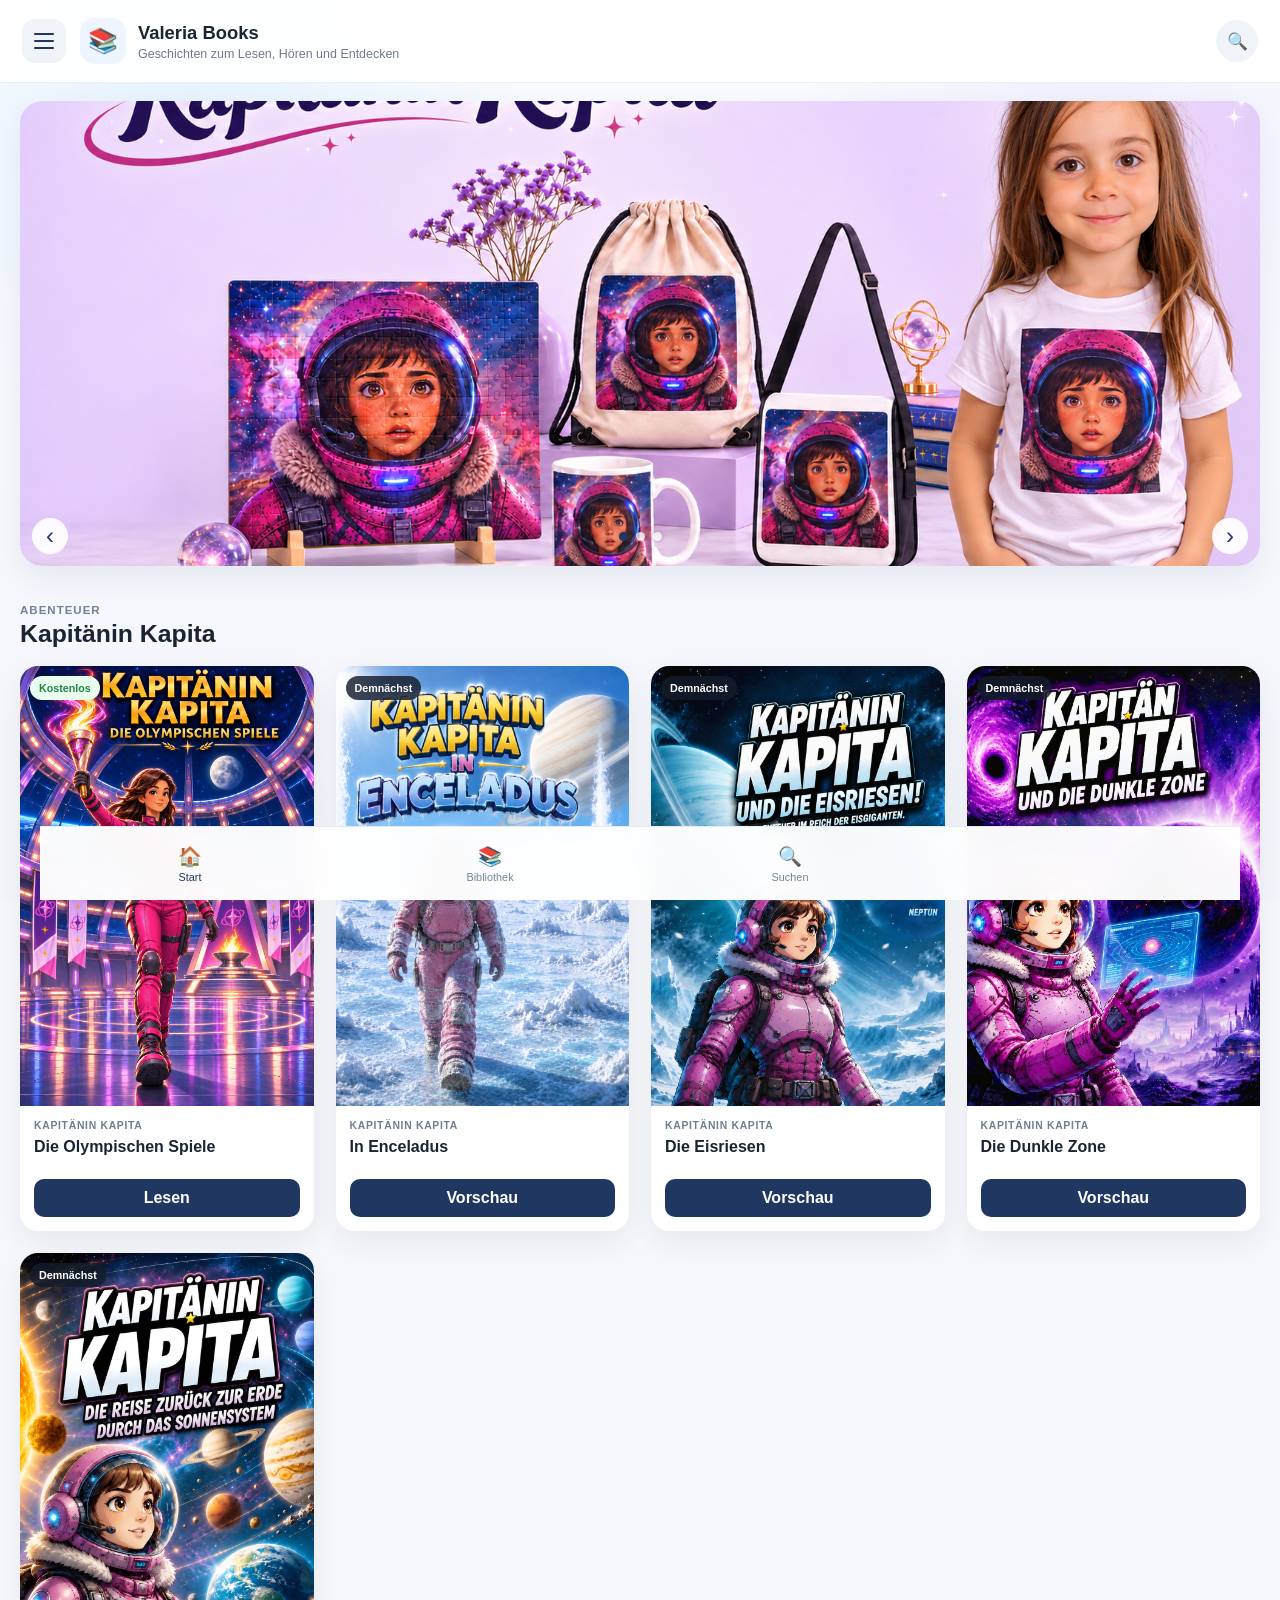
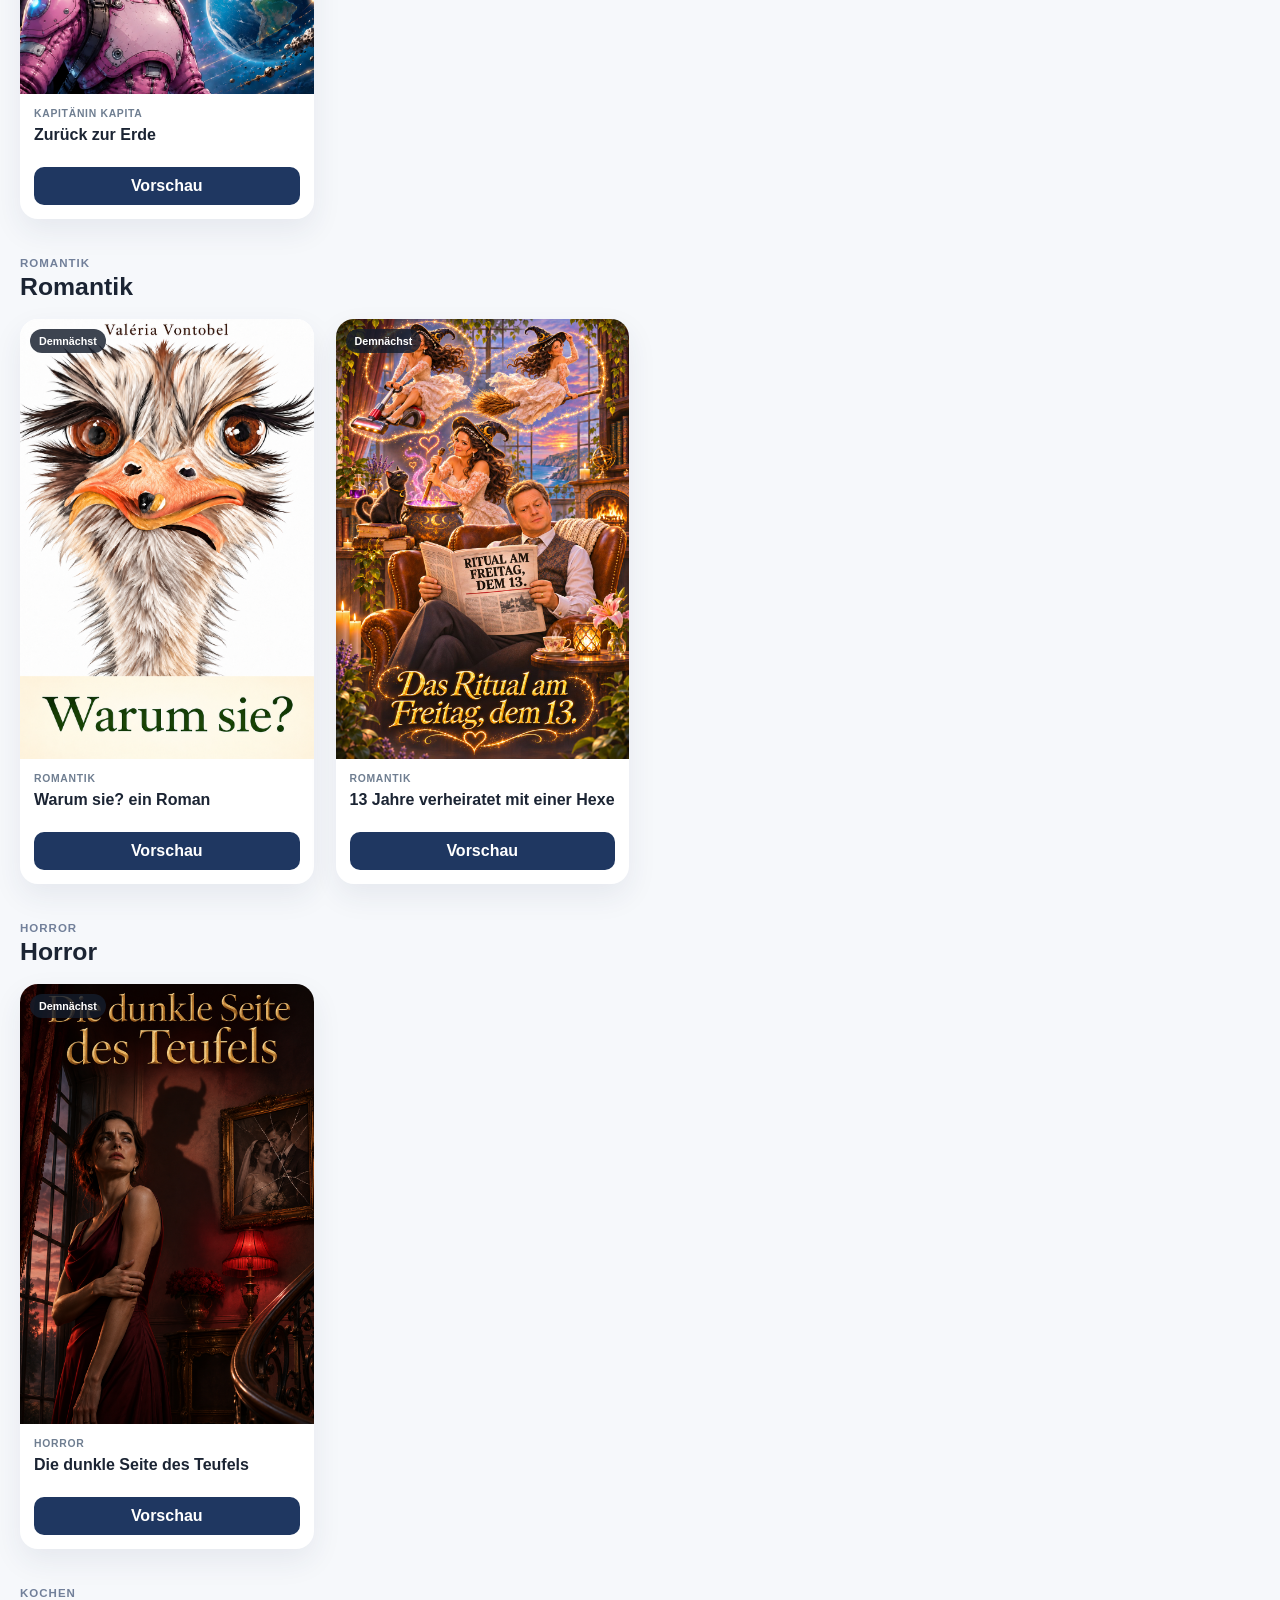
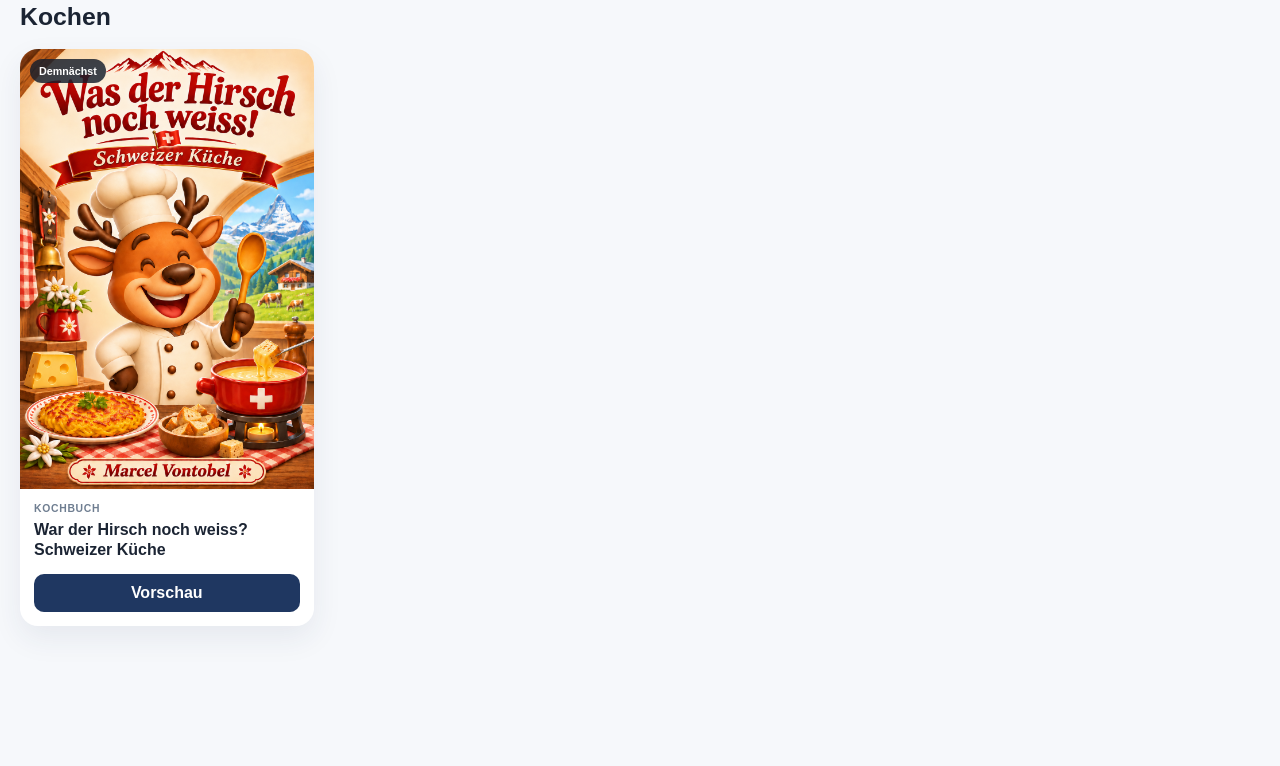
<file: index.html>
<!DOCTYPE html>
<html lang="de">
<head>
  <meta charset="UTF-8">
  <meta name="viewport" content="width=device-width, initial-scale=1.0">
  <meta name="theme-color" content="#f6f8fb">
  <title>Valeria Books</title>
  <link rel="stylesheet" href="style.css">
</head>
<body id="start">
  <div class="stars" aria-hidden="true"></div>

  <header class="app-header">
    <button class="hamburger-button" type="button" data-action="toggle-menu" aria-label="Menü öffnen" aria-expanded="false" aria-controls="sideMenu">
      <span></span><span></span><span></span>
    </button>

    <a class="brand" href="#start" aria-label="Valeria Books – Startseite">
      <span class="brand-logo" aria-hidden="true">📚</span>
      <span>
        <strong>Valeria Books</strong>
        <small>Geschichten zum Lesen, Hören und Entdecken</small>
      </span>
    </a>

    <button class="icon-button" type="button" aria-label="Bücher suchen" data-action="search">🔍</button>
  </header>

  <div class="menu-backdrop" data-menu-backdrop hidden></div>
  <aside class="side-drawer" id="sideMenu" aria-label="Seitennavigation" aria-hidden="true" hidden>
    <div class="drawer-header">
      <div class="drawer-brand"><span aria-hidden="true">📚</span><strong>Valeria Books</strong></div>
      <button class="drawer-close" type="button" data-action="close-menu" aria-label="Menü schließen">×</button>
    </div>
    <nav class="drawer-nav" aria-label="Buchbereiche">
      <a href="#start">Startseite</a>
      <a href="#abenteuer">Kapitänin Kapita</a>
      <a href="#romantik">Romantik</a>
      <a href="#horror">Horror</a>
      <a href="#kochen">Kochen</a>
      
    </nav>
    <button class="drawer-search" type="button" data-action="search">🔍 Bücher suchen</button>
  </aside>

  <main class="app-container">
    <section class="banner-section" aria-label="Shop-Banner">
      <div class="banner-carousel" data-banner-carousel>
        <a class="banner-slide is-active"  target="_blank" rel="noopener noreferrer" data-banner-slide aria-hidden="false">
          <img src="img/file_0000000030fc8210bdee2d3b74ef3574.png" alt="Personalisierte Produkte im Valeria-Shop">
        </a>
        <a class="banner-slide"
 target="_blank" rel="noopener noreferrer" data-banner-slide aria-hidden="true" hidden>
          <img src="img/file_00000000e430821088c0ae349a2ea5d4.png" alt="Weitere Produkte im Valeria">
        </a>
        <a class="banner-slide" 
 target="_blank" rel="noopener noreferrer" data-banner-slide aria-hidden="true" hidden>
          <img src="img/file_000000004d2882109ab9c5c5f6f6f538.png" alt="Entdecke den Valeria-Shop">
        </a>
        <div class="banner-controls" aria-label="Banner-Steuerung">
          <button type="button" data-banner-previous aria-label="Vorheriges Banner">‹</button>
          <div class="banner-indicators" aria-label="Banner auswählen">
            <button type="button" class="banner-indicator is-active" data-banner-to="0" aria-label="Banner 1"></button>
            <button type="button" class="banner-indicator" data-banner-to="1" aria-label="Banner 2"></button>
            <button type="button" class="banner-indicator" data-banner-to="2" aria-label="Banner 3"></button>
          </div>
          <button type="button" data-banner-next aria-label="Nächstes Banner">›</button>
        </div>
      </div>
    </section>
    <section class="books-section" id="abenteuer" data-section-category="abenteuer" aria-labelledby="adventure-title">
      <div class="section-header">
        <div><span class="section-label">Abenteuer</span><h2 id="adventure-title">Kapitänin Kapita</h2></div>
      </div>
      <div class="book-grid">
        <article class="book-card" data-book="olympia" data-genres="abenteuer" data-status="available">
          <div class="cover-wrapper">
            <img src="img/file_0000000037108210b31a0ede1bb3b9b4.png"
 class="book-cover" alt="Kapitänin Kapita – Die Olympischen Spiele">
            <span class="book-badge free">Kostenlos</span>
          </div>
          <div class="book-info"><span class="book-series">KAPITÄNIN KAPITA</span><h3>Die Olympischen Spiele</h3><a class="book-button" href="olympiade.html">Lesen</a></div>
        </article>

        <article class="book-card" data-book="enceladus" data-genres="abenteuer" data-status="soon">
          <div class="cover-wrapper"><img src="img/file_00000000fdec82109ca26f36ee2c0033.png" class="book-cover" alt="Kapitänin Kapita – In Enceladus"><span class="book-badge locked">Demnächst</span></div>
          <div class="book-info"><span class="book-series">KAPITÄNIN KAPITA</span><h3>In Enceladus</h3><a class="book-button" href="flipbuch2.html">Vorschau</a></div>
        </article>

        <article class="book-card" data-book="eisriesen" data-genres="abenteuer" data-status="soon">
          <div class="cover-wrapper"><img src="img/IMG_20261128_060818.png" class="book-cover" alt="Kapitänin Kapita – Die Eisriesen"><span class="book-badge locked">Demnächst</span></div>
          <div class="book-info"><span class="book-series">KAPITÄNIN KAPITA</span><h3>Die Eisriesen</h3><a class="book-button" href="eisreisen.html">Vorschau</a></div>
        </article>

        <article class="book-card" data-book="dunkle-zone" data-genres="abenteuer" data-status="soon">
          <div class="cover-wrapper"><img src="img/file_00000000991c8210a03d88568ab6cfae.png" class="book-cover" alt="Kapitänin Kapita – Die Dunkle Zone"><span class="book-badge locked">Demnächst</span></div>
          <div class="book-info"><span class="book-series">KAPITÄNIN KAPITA</span><h3>Die Dunkle Zone</h3><a class="book-button" href="dunkle-zone.html">Vorschau</a></div>
        </article>

        <article class="book-card" data-book="zurueck-erde" data-genres="abenteuer" data-status="soon">
          <div class="cover-wrapper"><img src="img/IMG_20261128_055833.png" class="book-cover" alt="Kapitänin Kapita – Zurück zur Erde"><span class="book-badge locked">Demnächst</span></div>
          <div class="book-info"><span class="book-series">KAPITÄNIN KAPITA</span><h3>Zurück zur Erde</h3><a class="book-button" href="zurueck-zur-erde.html">Vorschau</a></div>
        </article>
      </div>
    </section>

    <section class="books-section" id="romantik" data-section-category="romantik" aria-labelledby="romantik-title">
      <div class="section-header"><div><span class="section-label">Romantik</span><h2 id="romantik-title">Romantik</h2></div></div>
      <div class="book-grid">
        <article class="book-card" data-book="warum-sie" data-genres="romantik" data-status="soon">
          <div class="cover-wrapper"><img src="img/file_0000000092f08210beefaadc569ef934.png" class="book-cover" alt="Warum sie?"><span class="book-badge locked">Demnächst</span></div>
          <div class="book-info"><span class="book-series">ROMANTIK</span><h3>Warum sie? ein Roman</h3><a class="book-button" href="warum-sie.html">Vorschau</a></div>
        </article>
        <article class="book-card" data-book="33-jahre-hexe" data-genres="romantik" data-status="soon">
          <div class="cover-wrapper"><img src="img/file_00000000ebf08210982a9cc4c1b26bf6.jpg" class="book-cover" alt="13 Jahre verheiratet mit einer Hexe"><span class="book-badge locked">Demnächst</span></div>
          <div class="book-info"><span class="book-series">ROMANTIK</span><h3>13 Jahre verheiratet mit einer Hexe</h3><a class="book-button" href="33-jahre-verheiratet-mit-einer-hexe.html">Vorschau</a></div>
        </article>
        
      </div>
    </section>
<section
  class="books-section"
  id="horror"
  data-section-category="horror"
  aria-labelledby="horror-title"
>
  <div class="section-header">
    <div>
      <span class="section-label">Horror</span>
      <h2 id="horror-title">Horror</h2>
    </div>
  </div>

  <div class="book-grid">

    <article
      class="book-card"
      data-book="dunkle-seite-des-teufels"
      data-genres="horror"
      data-status="soon"
    >
      <div class="cover-wrapper">
        <img
          src="img/file_000000007bf48210860c46ea80ad7a96.png"
          class="book-cover"
          alt="Die dunkle Seite des Teufels"
        >
        <span class="book-badge locked">Demnächst</span>
      </div>

      <div class="book-info">
        <span class="book-series">HORROR</span>
        <h3>Die dunkle Seite des Teufels</h3>
        <a
          class="book-button"
          href="die-dunkle-seite-des-teufels.html"
        >Vorschau</a>
      </div>
    </article>


    
</section>
    

    

    <section class="books-section" id="kochen" data-section-category="kochen" aria-labelledby="kochen-title">
      <div class="section-header"><div><span class="section-label">Kochen</span><h2 id="kochen-title">Kochen</h2></div></div>
      <div class="book-grid">
        <article class="book-card" data-book="schweizer-kueche" data-genres="kochen" data-status="soon">
          <div class="cover-wrapper"><img src="img/file_0000000044d082108f088b40fbda5c74.png" class="book-cover" alt="War der Hirsch noch weiss? Schweizer Küche"><span class="book-badge locked">Demnächst</span></div>
          <div class="book-info"><span class="book-series">KOCHBUCH</span><h3>War der Hirsch noch weiss? Schweizer Küche</h3><a class="book-button" href="war-der-hirsch-noch-weiss.html">Vorschau</a></div>
        
      </div>
    </section>

    <div class="bottom-space" aria-hidden="true"></div>
  </main>

  <nav class="bottom-nav" aria-label="Hauptmenü">
    <a href="#start" class="nav-item active"><span aria-hidden="true">🏠</span><small>Start</small></a>
    <a href="#abenteuer" class="nav-item"><span aria-hidden="true">📚</span><small>Bibliothek</small></a>
    <button class="nav-item" type="button" data-action="search"><span aria-hidden="true">🔍</span><small>Suchen</small></button>
    
  </nav>

  <script src="app.js"></script>
</body>
</html>
</file>
<file: style.css>
/* =========================
   RESET
========================= */

* {
  margin: 0;
  padding: 0;
  box-sizing: border-box;
}

html {
  scroll-behavior: smooth;
}

body {
  font-family: Arial, Helvetica, sans-serif;
  background: #f6f8fb;
  color: #1b2433;
  min-height: 100vh;
  overflow-x: hidden;
}

/* =========================
   FUNDO
========================= */

.stars {
  position: fixed;
  inset: 0;
  pointer-events: none;
  z-index: -1;

  background:
    radial-gradient(circle at 15% 10%, rgba(119, 190, 255, 0.13), transparent 25%),
    radial-gradient(circle at 85% 15%, rgba(190, 154, 255, 0.12), transparent 22%),
    linear-gradient(180deg, #f8fbff 0%, #f4f6fb 100%);
}

/* =========================
   CABEÇALHO
========================= */

.app-header {
  width: 100%;
  max-width: 1200px;
  margin: 0 auto;

  padding: 18px 22px;

  display: flex;
  align-items: center;
  justify-content: space-between;

  position: sticky;
  top: 0;
  z-index: 1000;

  background: rgba(255, 255, 255, 0.94);
  backdrop-filter: blur(16px);

  border-bottom: 1px solid rgba(20, 40, 70, 0.07);
}

.brand {
  display: flex;
  align-items: center;
  gap: 12px;
}

.brand-logo {
  width: 46px;
  height: 46px;

  display: flex;
  align-items: center;
  justify-content: center;

  border-radius: 14px;

  background: #eef5ff;

  font-size: 1.5rem;
}

.brand h1 {
  font-size: 1.2rem;
  margin-bottom: 3px;
}

.brand p {
  font-size: 0.78rem;
  color: #6f7b8d;
}

.header-actions {
  display: flex;
  align-items: center;
  gap: 8px;
}

.icon-button,
.profile-button {
  width: 42px;
  height: 42px;

  border: none;
  border-radius: 50%;

  background: #f0f4f8;

  cursor: pointer;

  font-size: 1.05rem;
}

/* =========================
   CONTAINER PRINCIPAL
========================= */

.app-container {
  width: 100%;
  max-width: 1200px;

  margin: 0 auto;

  padding: 22px 20px 120px;
}

/* =========================
   CARROSSEL DO BANNER
========================= */

.banner-carousel {
  position: relative;
  overflow: hidden;
  border-radius: 22px;
  background: white;
  box-shadow: 0 12px 30px rgba(33, 53, 85, 0.08);
}

.banner-slide {
  display: block;
  width: 100%;
}

.banner-slide[hidden] {
  display: none;
}

.banner-slide img {
  display: block;
  width: 100%;
  aspect-ratio: 16 / 6;
  object-fit: cover;
}

.banner-controls {
  position: absolute;
  right: 12px;
  bottom: 12px;
  left: 12px;
  display: flex;
  align-items: center;
  justify-content: space-between;
  pointer-events: none;
}

.banner-controls > button,
.banner-indicator {
  pointer-events: auto;
  border: 0;
  cursor: pointer;
}

.banner-controls > button {
  width: 36px;
  height: 36px;
  border-radius: 50%;
  background: rgba(255, 255, 255, 0.92);
  color: #1f3761;
  font: inherit;
  font-size: 1.5rem;
  line-height: 1;
}

.banner-indicators {
  display: flex;
  align-items: center;
  gap: 8px;
}

.banner-indicator {
  width: 9px;
  height: 9px;
  padding: 0;
  border-radius: 50%;
  background: rgba(255, 255, 255, 0.72);
  box-shadow: 0 1px 4px rgba(0, 0, 0, 0.25);
}

.banner-indicator.is-active {
  background: #1f3761;
}

/* =========================
   HERO
========================= */

.hero-section {
  min-height: 300px;

  border-radius: 28px;

  overflow: hidden;

  display: flex;
  align-items: center;

  padding: 34px;

  background:
    linear-gradient(
      120deg,
      rgba(14, 36, 76, 0.98),
      rgba(61, 86, 147, 0.92)
    );

  color: white;

  box-shadow: 0 18px 45px rgba(26, 48, 88, 0.16);
}

.hero-content {
  max-width: 620px;
}

.hero-label {
  display: inline-block;

  padding: 6px 11px;

  border-radius: 999px;

  background: rgba(255, 255, 255, 0.16);

  font-size: 0.72rem;
  font-weight: 700;

  letter-spacing: 1px;

  margin-bottom: 16px;
}

.hero-content h2 {
  font-size: clamp(2rem, 6vw, 3.5rem);
  line-height: 1.05;

  margin-bottom: 16px;
}

.hero-content p {
  font-size: 1rem;
  line-height: 1.7;

  max-width: 540px;

  opacity: 0.9;

  margin-bottom: 24px;
}

.hero-button {
  display: inline-flex;

  padding: 12px 18px;

  border-radius: 12px;

  background: white;

  color: #1a3158;

  text-decoration: none;

  font-weight: 700;
}

/* =========================
   CABEÇALHO DAS SEÇÕES
========================= */

/* =========================
   ANÚNCIOS
========================= */

.ad-section {
  margin: 28px 0;
}

.ad-section-label {
  display: block;
  margin-bottom: 8px;
  color: #7b8796;
  font-size: 0.68rem;
  font-weight: 700;
  letter-spacing: 1px;
  text-align: center;
  text-transform: uppercase;
}

.ad-slot {
  width: 100%;
  min-height: 100px;
  display: flex;
  align-items: center;
  justify-content: center;
  padding: 16px;
  border: 1px dashed #cfd7e1;
  border-radius: 18px;
  background: rgba(255, 255, 255, 0.72);
  color: #929dab;
  text-align: center;
}

.ad-slot span {
  font-size: 0.9rem;
}

@media (max-width: 600px) {
  .ad-section {
    margin: 22px 0;
  }

  .ad-slot {
    min-height: 120px;
    border-radius: 15px;
  }
}

section {
  margin-top: 38px;
}

.section-header {
  display: flex;
  align-items: flex-end;
  justify-content: space-between;

  gap: 12px;

  margin-bottom: 18px;
}

.section-header h2 {
  font-size: 1.55rem;
}

.section-label {
  display: block;

  font-size: 0.72rem;
  font-weight: 700;

  color: #72809a;

  text-transform: uppercase;
  letter-spacing: 1px;

  margin-bottom: 4px;
}

.text-button {
  border: none;
  background: transparent;

  color: #486fa9;

  font-weight: 700;

  cursor: pointer;
}

/* =========================
   CATEGORIAS
========================= */

.category-scroll {
  display: flex;
  gap: 12px;

  overflow-x: auto;

  padding-bottom: 6px;

  scrollbar-width: none;
}

.category-scroll::-webkit-scrollbar {
  display: none;
}

.category-card {
  min-width: 105px;

  border: 1px solid #e4eaf2;

  background: white;

  border-radius: 16px;

  padding: 14px 16px;

  display: flex;
  flex-direction: column;
  align-items: center;

  gap: 8px;

  cursor: pointer;

  box-shadow: 0 8px 20px rgba(30, 50, 80, 0.05);

  transition: 0.2s ease;
}

.category-card:hover {
  transform: translateY(-2px);
}

.category-card.active {
  background: #1f3761;
  color: white;
  border-color: transparent;
}

.category-icon {
  font-size: 1.5rem;
}

/* =========================
   LIVROS
========================= */

.books-scroll {
  display: flex;
  gap: 18px;

  overflow-x: auto;

  padding: 4px 2px 12px;

  scrollbar-width: none;
}

.books-scroll::-webkit-scrollbar {
  display: none;
}

.book-card {
  min-width: 190px;
  width: 190px;

  background: white;

  border-radius: 18px;

  overflow: hidden;

  box-shadow: 0 12px 30px rgba(33, 53, 85, 0.08);

  transition: transform 0.2s ease;
}

.book-card:hover {
  transform: translateY(-4px);
}

.cover-wrapper {
  position: relative;
}

.book-cover {
  width: 100%;
  height: 270px;

  object-fit: cover;

  display: block;
}

.book-badge {
  position: absolute;

  top: 10px;
  left: 10px;

  padding: 6px 9px;

  border-radius: 999px;

  font-size: 0.67rem;
  font-weight: 700;
}

.book-badge.free {
  background: #e8fff0;
  color: #26824a;
}

.book-badge.locked {
  background: rgba(20, 29, 43, 0.82);
  color: white;
}

.book-info {
  padding: 14px;
}

.book-series {
  font-size: 0.65rem;
  font-weight: 700;

  letter-spacing: 0.7px;

  color: #6f7e91;
}

.book-info h3 {
  font-size: 1rem;
  line-height: 1.25;

  margin-top: 6px;
}

.book-info p {
  margin-top: 7px;

  font-size: 0.76rem;
  color: #7a8797;
}

.book-button {
  display: block;

  width: 100%;

  margin-top: 14px;

  padding: 10px;

  border: none;
  border-radius: 10px;

  background: #1f3761;

  color: white;

  text-align: center;
  text-decoration: none;

  font-weight: 700;

  cursor: pointer;
}

.book-button.disabled {
  background: #e5e9ee;
  color: #8e99a7;

  cursor: not-allowed;
}

/* =========================
   GÊNEROS
========================= */

.genre-grid {
  display: grid;

  grid-template-columns: repeat(3, 1fr);

  gap: 14px;
}

.genre-large {
  min-height: 140px;

  background: white;

  border-radius: 20px;

  padding: 20px;

  display: flex;
  align-items: center;

  gap: 16px;

  box-shadow: 0 10px 24px rgba(33, 53, 85, 0.06);
}

.genre-large > span {
  font-size: 2.1rem;
}

.genre-large h3 {
  margin-bottom: 5px;
}

.genre-large p {
  font-size: 0.84rem;
  color: #768498;
}

/* =========================
   BANNER DA LOJA
========================= */

.shop-banner-link {
  display: block;
  overflow: hidden;
  border-radius: 20px;
  background: white;
  box-shadow: 0 10px 26px rgba(33, 53, 85, 0.07);
}

.shop-banner-image {
  display: block;
  width: 100%;
  aspect-ratio: 16 / 6;
  object-fit: cover;
}

.shop-button {
  display: inline-flex;
  align-items: center;
  justify-content: center;
  margin-top: 14px;
  padding: 11px 18px;
  border-radius: 10px;
  background: #1f3761;
  color: white;
  text-decoration: none;
  font-weight: 700;
}

/* =========================
   PRÉVIA DE ENCÉLADO
========================= */

.enceladus-preview {
  display: grid;
  grid-template-columns: minmax(130px, 190px) minmax(0, 1fr);
  align-items: center;
  gap: 20px;
  padding: 18px;
  border-radius: 22px;
  background: white;
  box-shadow: 0 12px 30px rgba(33, 53, 85, 0.08);
}

.enceladus-preview > img {
  display: block;
  width: 100%;
  height: 250px;
  object-fit: cover;
  border-radius: 14px;
}

.enceladus-info {
  display: flex;
  flex-direction: column;
  align-items: flex-start;
  gap: 10px;
}

.enceladus-info h3 {
  font-size: 1.3rem;
  line-height: 1.25;
}

.preview-button {
  margin-top: 4px;
  padding: 10px 16px;
  border: 0;
  border-radius: 10px;
  background: #1f3761;
  color: white;
  font: inherit;
  font-weight: 700;
  cursor: pointer;
}

.preview-button:hover,
.shop-button:hover {
  filter: brightness(1.08);
}

/* =========================
   MENU INFERIOR
========================= */

.bottom-nav {
  position: fixed;

  left: 50%;
  bottom: 0;

  transform: translateX(-50%);

  width: 100%;
  max-width: 1200px;

  min-height: 74px;

  display: grid;
  grid-template-columns: repeat(4, 1fr);

  background: rgba(255, 255, 255, 0.97);

  border-top: 1px solid #e6ebf1;

  backdrop-filter: blur(18px);

  z-index: 1500;
}

.nav-item {
  border: none;
  background: transparent;

  text-decoration: none;

  color: #778596;

  display: flex;
  flex-direction: column;

  align-items: center;
  justify-content: center;

  gap: 3px;

  cursor: pointer;

  font-family: inherit;
}

.nav-item span {
  font-size: 1.2rem;
}

.nav-item small {
  font-size: 0.68rem;
}

.nav-item.active {
  color: #1f3761;
}

.bottom-space {
  height: 20px;
}

/* =========================
   TABLET
========================= */

@media (max-width: 900px) {

  .genre-grid {
    grid-template-columns: 1fr 1fr;
  }

}

/* =========================
   CELULAR
========================= */

@media (max-width: 600px) {

  body {
    background: #f6f8fb;
  }

  .app-header {
    padding: 12px 14px;
  }

  .brand-logo {
    width: 40px;
    height: 40px;
  }

  .brand h1 {
    font-size: 1rem;
  }

  .brand p {
    display: none;
  }

  .header-actions {
    gap: 5px;
  }

  .icon-button,
  .profile-button {
    width: 38px;
    height: 38px;
  }

  .app-container {
    padding:
      12px 12px 105px;
  }

  .banner-carousel {
    border-radius: 18px;
  }

  .banner-slide img {
    aspect-ratio: 4 / 3;
  }

  .hero-section {
    min-height: 260px;

    border-radius: 22px;

    padding: 24px 20px;
  }

  .hero-content h2 {
    font-size: 2rem;
  }

  .hero-content p {
    font-size: 0.9rem;
  }

  section {
    margin-top: 28px;
  }

  .section-header h2 {
    font-size: 1.3rem;
  }

  .book-card {
    min-width: 155px;
    width: 155px;
  }

  .book-cover {
    height: 220px;
  }

  .book-info {
    padding: 11px;
  }

  .genre-grid {
    grid-template-columns: 1fr;
  }

  .genre-large {
    min-height: 110px;
  }

  .enceladus-preview {
    grid-template-columns: 105px minmax(0, 1fr);
    gap: 14px;
    padding: 13px;
  }

  .enceladus-preview > img {
    height: 150px;
  }

  .enceladus-info h3 {
    font-size: 1rem;
  }

  .preview-button {
    padding: 9px 12px;
    font-size: 0.85rem;
  }

  .shop-banner-image {
    aspect-ratio: 4 / 3;
  }

  .bottom-nav {
    min-height: 68px;
  }

  .nav-item small {
    font-size: 0.62rem;
  }

}

/* =========================
   CELULAR PEQUENO
========================= */

@media (max-width: 390px) {

  .book-card {
    min-width: 145px;
    width: 145px;
  }

  .book-cover {
    height: 205px;
  }

  .hero-content h2 {
    font-size: 1.8rem;
  }

}

/* Navegação lateral e grade de livros */
.app-header {
  max-width: 1320px;
  gap: 14px;
}

.brand {
  flex: 1;
  color: inherit;
  text-decoration: none;
}

.brand strong {
  display: block;
  font-size: 1.15rem;
  margin-bottom: 3px;
}

.brand small {
  display: block;
  color: #6f7b8d;
  font-size: 0.78rem;
}

.hamburger-button {
  width: 44px;
  height: 44px;
  display: grid;
  align-content: center;
  justify-items: center;
  gap: 5px;
  flex: 0 0 auto;
  border: 0;
  border-radius: 13px;
  background: #f0f4f8;
  cursor: pointer;
}

.hamburger-button span {
  display: block;
  width: 20px;
  height: 2px;
  border-radius: 99px;
  background: #1f3761;
}

.app-container {
  max-width: 1320px;
  padding-top: 18px;
  padding-bottom: 120px;
}

.banner-section {
  margin-top: 0;
}

.banner-slide img {
  aspect-ratio: 16 / 6;
  object-fit: cover;
}

.books-section,
.shop-section {
  scroll-margin-top: 100px;
}

.book-grid {
  display: grid;
  grid-template-columns: repeat(4, minmax(0, 1fr));
  gap: 22px;
  align-items: stretch;
}

.book-grid .book-card {
  width: auto;
  min-width: 0;
  height: 100%;
}

.book-grid .book-cover {
  width: 100%;
  height: auto;
  aspect-ratio: 2 / 3;
  object-fit: cover;
}

.book-grid .book-info {
  display: flex;
  flex-direction: column;
  align-items: stretch;
  min-height: 125px;
}

.book-grid .book-info h3 {
  flex: 1;
}

.menu-backdrop[hidden],
.side-drawer[hidden] {
  display: none !important;
}

body.menu-open {
  overflow: hidden;
}

.menu-backdrop {
  position: fixed;
  inset: 0;
  z-index: 2500;
  background: rgba(11, 20, 35, 0.48);
  backdrop-filter: blur(3px);
}

.side-drawer {
  position: fixed;
  inset: 0 auto 0 0;
  z-index: 2600;
  width: min(330px, 88vw);
  padding: 20px 18px;
  overflow-y: auto;
  background: #fff;
  box-shadow: 16px 0 45px rgba(20, 34, 55, 0.18);
  transform: translateX(-105%);
  transition: transform 0.24s ease;
}

.side-drawer.is-open {
  transform: translateX(0);
}

.drawer-header {
  display: flex;
  align-items: center;
  justify-content: space-between;
  padding-bottom: 20px;
  border-bottom: 1px solid #e8edf3;
}

.drawer-brand {
  display: flex;
  align-items: center;
  gap: 10px;
  color: #1f3761;
  font-size: 1.05rem;
}

.drawer-brand span {
  font-size: 1.35rem;
}

.drawer-close {
  width: 40px;
  height: 40px;
  border: 0;
  border-radius: 50%;
  background: #f0f4f8;
  color: #24354e;
  font-size: 1.7rem;
  cursor: pointer;
}

.drawer-nav {
  display: grid;
  gap: 6px;
  padding: 18px 0;
}

.drawer-nav a,
.drawer-search {
  display: flex;
  align-items: center;
  width: 100%;
  min-height: 48px;
  padding: 10px 13px;
  border: 0;
  border-radius: 12px;
  background: transparent;
  color: #26364d;
  font: inherit;
  font-weight: 600;
  text-align: left;
  text-decoration: none;
  cursor: pointer;
}

.drawer-nav a:hover,
.drawer-search:hover {
  background: #f1f5fa;
  color: #1f3761;
}

.drawer-search {
  background: #eef5ff;
  color: #1f3761;
}

@media (max-width: 900px) {
  .book-grid {
    grid-template-columns: repeat(3, minmax(0, 1fr));
    gap: 18px;
  }
}

@media (max-width: 600px) {
  .app-header {
    padding: 12px 14px;
    gap: 10px;
  }

  .brand {
    gap: 9px;
  }

  .brand strong {
    font-size: 1rem;
  }

  .brand small {
    display: none;
  }

  .hamburger-button {
    width: 40px;
    height: 40px;
  }

  .app-container {
    padding: 12px 14px 105px;
  }

  .banner-slide img {
    aspect-ratio: 16 / 8;
  }

  .book-grid {
    grid-template-columns: repeat(2, minmax(0, 1fr));
    gap: 14px;
  }

  .book-grid .book-info {
    padding: 10px;
    min-height: 112px;
  }

  .book-grid .book-info h3 {
    font-size: 0.92rem;
  }

  .book-grid .book-series {
    font-size: 0.58rem;
  }

  .book-button {
    padding: 10px 8px;
    font-size: 0.8rem;
  }

  .section-header h2 {
    font-size: 1.25rem;
  }
}

@media (max-width: 360px) {
  .app-header {
    gap: 7px;
  }

  .brand-logo {
    width: 36px;
    height: 36px;
    font-size: 1.25rem;
  }

  .book-grid {
    gap: 10px;
  }
}
/* ==================================================
   BUSCA
================================================== */

#searchOverlay,
#previewOverlay {
  position: fixed;
  inset: 0;

  background: rgba(12, 20, 35, 0.62);

  backdrop-filter: blur(6px);

  display: flex;
  align-items: center;
  justify-content: center;

  padding: 20px;

  z-index: 5000;
}

.preview-modal {
  width: 100%;
  max-width: 560px;
  max-height: 85vh;
  overflow-y: auto;
  padding: 22px;
  border-radius: 24px;
  background: white;
  box-shadow: 0 30px 70px rgba(0, 0, 0, 0.25);
}

.preview-cover {
  display: block;
  width: min(100%, 240px);
  max-height: 320px;
  object-fit: cover;
  margin: 0 auto 16px;
  border-radius: 14px;
}

.preview-modal > p {
  text-align: center;
  color: #6f7b8d;
}

.search-modal {
  width: 100%;
  max-width: 560px;

  max-height: 80vh;

  background: white;

  border-radius: 24px;

  padding: 22px;

  overflow-y: auto;

  box-shadow:
    0 30px 70px
    rgba(0,0,0,0.25);
}

.search-top {
  display: flex;
  justify-content: space-between;
  align-items: center;

  margin-bottom: 18px;
}

.search-top h2 {
  font-size: 1.4rem;
}

.search-top button,
#closeSearch,
.modal-close {
  width: 38px;
  height: 38px;

  border: none;

  border-radius: 50%;

  background: #eef2f6;

  cursor: pointer;
}

#bookSearchInput,
[data-book-search] {
  width: 100%;

  padding: 14px 16px;

  border-radius: 13px;

  border:
    1px solid #dfe5ed;

  outline: none;

  font-size: 1rem;

  margin-bottom: 16px;
}

#bookSearchInput:focus,
[data-book-search]:focus {
  border-color: #587cad;

  box-shadow:
    0 0 0 3px
    rgba(78, 120, 173, 0.12);
}

.search-result-item {
  width: 100%;

  display: flex;
  justify-content: space-between;
  align-items: center;

  gap: 12px;

  padding: 14px 4px;

  border: none;

  border-bottom:
    1px solid #edf0f4;

  background: transparent;

  text-align: left;

  cursor: pointer;
}

.search-result-item div {
  display: flex;
  flex-direction: column;

  gap: 4px;
}

.search-result-item strong {
  font-size: 0.95rem;
}

.search-result-item span {
  font-size: 0.75rem;

  color: #7a8798;
}

.search-result-item small {
  color: #65758c;
}

.no-results {
  padding: 30px 10px;

  text-align: center;

  color: #7d8999;
}

/* ==================================================
   MENSAGENS DO APP
================================================== */

.app-message {
  position: fixed;

  left: 50%;
  bottom: 95px;

  transform:
    translate(-50%, 20px);

  background:
    rgba(20, 31, 49, 0.94);

  color: white;

  padding:
    12px 18px;

  border-radius: 999px;

  font-size: 0.85rem;

  opacity: 0;

  pointer-events: none;

  transition:
    opacity 0.3s ease,
    transform 0.3s ease;

  z-index: 7000;

  box-shadow:
    0 12px 30px
    rgba(0,0,0,0.22);
}

.app-message.show {
  opacity: 1;

  transform:
    translate(-50%, 0);
}

/* ==================================================
   MOBILE
================================================== */

@media (max-width: 600px) {

  #searchOverlay {
    align-items: flex-end;

    padding: 0;
  }

  .search-modal {
    max-height: 88vh;
  }

}
</file>
